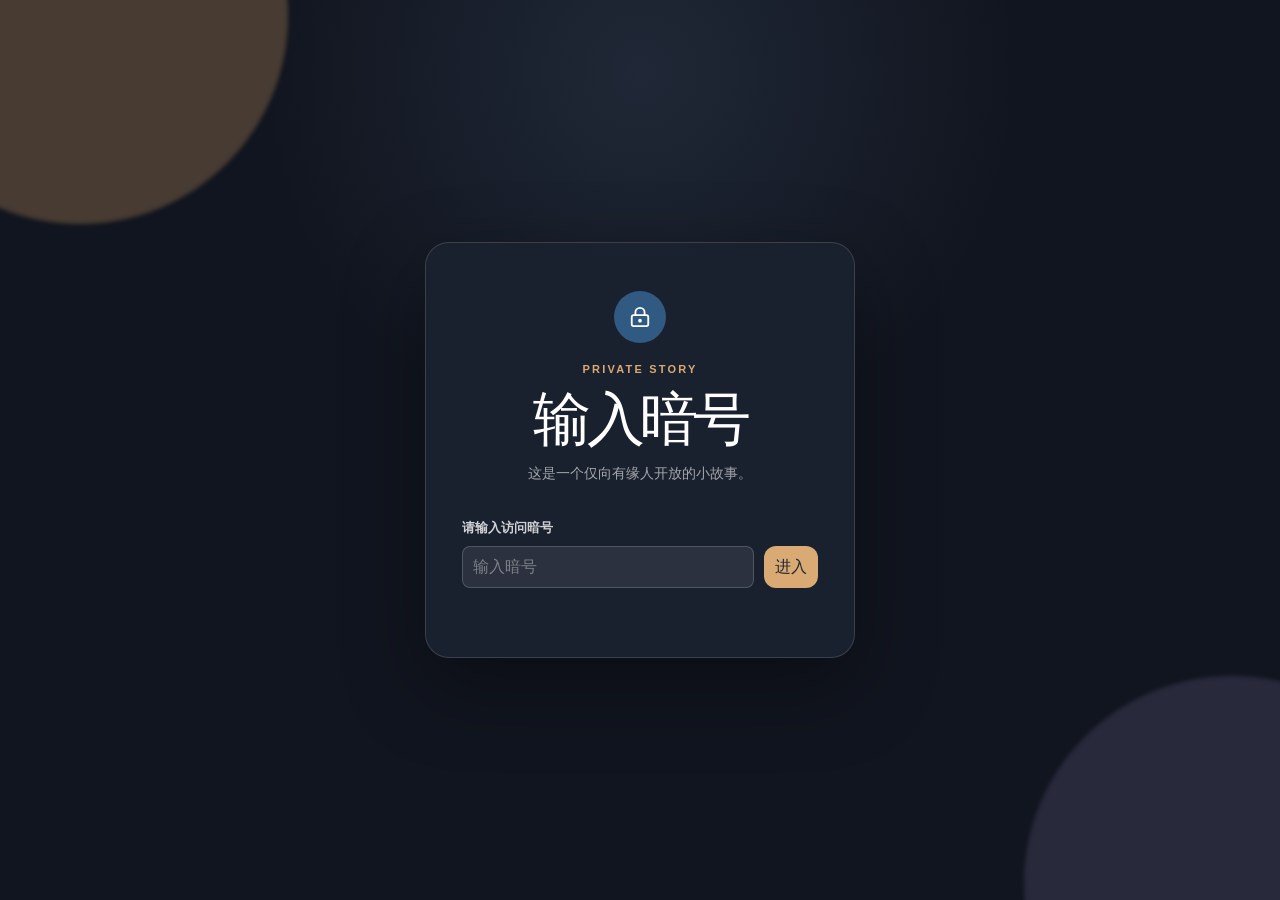
<file: index.html>
<!DOCTYPE html><html lang="zh-CN"><head><meta charSet="utf-8"/><meta name="viewport" content="width=device-width, initial-scale=1"/><link rel="stylesheet" href="/_next/static/css/index.DLw0JRmX.css" data-rsc-css-href="/_next/static/css/index.DLw0JRmX.css" data-precedence="vite-rsc/importer-resources"/><link rel="modulepreload" fetchPriority="low" href="/_next/static/chunks/index-BNPGqArD.js"/><script src="/_next/static/chunks/rolldown-runtime-C60lm6uB.js" type="module" async=""></script><script src="/_next/static/chunks/framework-D_rUT4EX.js" type="module" async=""></script><link rel="modulepreload" href="/_next/static/chunks/layout-segment-context-730mpoQy.js" crossorigin=""/><link rel="modulepreload" href="/_next/static/chunks/page-fS7DRs3I.js" crossorigin=""/><title>有缘人终成眷属｜李雷 × 韩梅梅</title><meta name="description" content="一段从蓝白校服开始、跨越二十年仍然找到彼此的互动文字故事。"/><script>Object.assign(((self[Symbol.for("vinext.navigationRuntime")]??={bootstrap:{routeManifest:null},functions:{}}).bootstrap.rsc??={rsc:[]}),{params:{},nav:{"pathname":"/","searchParams":[]}})</script><link rel="modulepreload" href="/_next/static/chunks/index-BNPGqArD.js" />
</head><body><main class="gate-page gate-locked-page"><div class="gate-glow gate-glow-left"></div><div class="gate-glow gate-glow-right"></div><section class="gate-lock-card" aria-labelledby="secret-code-title"><div class="gate-lock-icon" aria-hidden="true"><svg xmlns="http://www.w3.org/2000/svg" width="22" height="22" viewBox="0 0 24 24" fill="none" stroke="currentColor" stroke-width="2" stroke-linecap="round" stroke-linejoin="round" class="lucide lucide-lock-keyhole" aria-hidden="true"><circle cx="12" cy="16" r="1"></circle><rect x="3" y="10" width="18" height="12" rx="2"></rect><path d="M7 10V7a5 5 0 0 1 10 0v3"></path></svg></div><p class="gate-lock-kicker">PRIVATE STORY</p><h1 id="secret-code-title">输入暗号</h1><p>这是一个仅向有缘人开放的小故事。</p><form class="code-form"><label for="secret-code">请输入访问暗号</label><div class="code-row"><input id="secret-code" type="password" data-slot="input" placeholder="输入暗号" inputMode="numeric" autoComplete="off" class="h-8 w-full min-w-0 rounded-lg border border-input bg-transparent px-2.5 py-1 text-base transition-colors outline-none file:inline-flex file:h-6 file:border-0 file:bg-transparent file:text-sm file:font-medium file:text-foreground placeholder:text-muted-foreground focus-visible:border-ring focus-visible:ring-3 focus-visible:ring-ring/50 disabled:pointer-events-none disabled:cursor-not-allowed disabled:bg-input/50 disabled:opacity-50 aria-invalid:border-destructive aria-invalid:ring-3 aria-invalid:ring-destructive/20 md:text-sm dark:bg-input/30 dark:disabled:bg-input/80 dark:aria-invalid:border-destructive/50 dark:aria-invalid:ring-destructive/40 code-input" value=""/><button type="submit" tabindex="0" data-slot="button" class="group/button inline-flex shrink-0 items-center justify-center rounded-lg border border-transparent bg-clip-padding text-sm font-medium whitespace-nowrap transition-all outline-none select-none focus-visible:border-ring focus-visible:ring-3 focus-visible:ring-ring/50 active:not-aria-[haspopup]:translate-y-px disabled:pointer-events-none disabled:opacity-50 aria-invalid:border-destructive aria-invalid:ring-3 aria-invalid:ring-destructive/20 dark:aria-invalid:border-destructive/50 dark:aria-invalid:ring-destructive/40 [&amp;_svg]:pointer-events-none [&amp;_svg]:shrink-0 [&amp;_svg:not([class*=&#x27;size-&#x27;])]:size-4 bg-primary text-primary-foreground hover:bg-primary/80 h-9 gap-1.5 px-2.5 has-data-[icon=inline-end]:pr-2 has-data-[icon=inline-start]:pl-2 enter-button">进入</button></div><p class="code-error" aria-live="polite"></p></form></section></main><script type="module" src="/_next/static/chunks/index-BNPGqArD.js" id="_R_" async=""></script><script>((self[Symbol.for("vinext.navigationRuntime")]??={bootstrap:{routeManifest:null},functions:{}}).bootstrap.rsc??={rsc:[]}).rsc.push("2:I[\"8c0f216c4604\",[],\"Children\",1]\n")</script><script>((self[Symbol.for("vinext.navigationRuntime")]??={bootstrap:{routeManifest:null},functions:{}}).bootstrap.rsc??={rsc:[]}).rsc.push("3:I[\"593f344dc510\",[],\"GlobalErrorBoundary\",1]\n")</script><script>((self[Symbol.for("vinext.navigationRuntime")]??={bootstrap:{routeManifest:null},functions:{}}).bootstrap.rsc??={rsc:[]}).rsc.push("4:I[\"0b874ad30386\",[],\"default\",1]\n")</script><script>((self[Symbol.for("vinext.navigationRuntime")]??={bootstrap:{routeManifest:null},functions:{}}).bootstrap.rsc??={rsc:[]}).rsc.push("5:I[\"593f344dc510\",[],\"ErrorBoundary\",1]\n")</script><script>((self[Symbol.for("vinext.navigationRuntime")]??={bootstrap:{routeManifest:null},functions:{}}).bootstrap.rsc??={rsc:[]}).rsc.push("6:I[\"15c18cfaeeff\",[],\"LayoutSegmentProvider\",1]\n")</script><script>((self[Symbol.for("vinext.navigationRuntime")]??={bootstrap:{routeManifest:null},functions:{}}).bootstrap.rsc??={rsc:[]}).rsc.push("7:I[\"8c0f216c4604\",[],\"Slot\",1]\n")</script><script>((self[Symbol.for("vinext.navigationRuntime")]??={bootstrap:{routeManifest:null},functions:{}}).bootstrap.rsc??={rsc:[]}).rsc.push("8:I[\"593f344dc510\",[],\"NotFoundBoundary\",1]\n")</script><script>((self[Symbol.for("vinext.navigationRuntime")]??={bootstrap:{routeManifest:null},functions:{}}).bootstrap.rsc??={rsc:[]}).rsc.push("9:I[\"9276801271d6\",[],\"AppRouterScrollTarget\",1]\n")</script><script>((self[Symbol.for("vinext.navigationRuntime")]??={bootstrap:{routeManifest:null},functions:{}}).bootstrap.rsc??={rsc:[]}).rsc.push("a:I[\"593f344dc510\",[],\"RedirectBoundary\",1]\n")</script><script>((self[Symbol.for("vinext.navigationRuntime")]??={bootstrap:{routeManifest:null},functions:{}}).bootstrap.rsc??={rsc:[]}).rsc.push(":HL[\"/_next/static/css/index.DLw0JRmX.css\",\"style\"     ]\n")</script><script>((self[Symbol.for("vinext.navigationRuntime")]??={bootstrap:{routeManifest:null},functions:{}}).bootstrap.rsc??={rsc:[]}).rsc.push("0:{\"page:/\":\"$L1\",\"layout:/\":[[[\"$\",\"link\",\"css:/_next/static/css/index.DLw0JRmX.css\",{\"rel\":\"stylesheet\",\"precedence\":\"vite-rsc/importer-resources\",\"href\":\"/_next/static/css/index.DLw0JRmX.css\",\"data-rsc-css-href\":\"/_next/static/css/index.DLw0JRmX.css\"}],\"$undefined\"],[\"$\",\"html\",null,{\"lang\":\"zh-CN\",\"children\":[\"$\",\"body\",null,{\"children\":[\"$\",\"$L2\",null,{}]}]}]],\"route:/\":[[[\"$\",\"meta\",null,{\"charSet\":\"utf-8\"}],[[\"$\",\"title\",\"0\",{\"children\":\"有缘人终成眷属｜李雷 × 韩梅梅\"}],[\"$\",\"meta\",\"1\",{\"name\":\"description\",\"content\":\"一段从蓝白校服开始、跨越二十年仍然找到彼此的互动文字故事。\"}]],[[\"$\",\"meta\",\"0\",{\"name\":\"viewport\",\"content\":\"width=device-width, initial-scale=1\"}]]],[\"$\",\"$L3\",null,{\"fallback\":\"$4\",\"children\":[\"$\",\"$L5\",null,{\"fallback\":\"$4\",\"children\":[\"$\",\"$L6\",null,{\"providerId\":\"layout:/\",\"segmentMap\":{\"children\":[]},\"children\":[\"$\",\"$L7\",null,{\"id\":\"layout:/\",\"parallelSlots\":\"$undefined\",\"children\":[\"$\",\"$L8\",null,{\"resetKey\":\"\",\"fallback\":[[\"$\",\"title\",null,{\"children\":\"404: This page could not be found.\"}],[\"$\",\"div\",null,{\"style\":{\"fontFamily\":\"system-ui,\\\"Segoe UI\\\",Roboto,Helvetica,Arial,sans-serif,\\\"Apple Color Emoji\\\",\\\"Segoe UI Emoji\\\"\",\"height\":\"100vh\",\"textAlign\":\"center\",\"display\":\"flex\",\"flexDirection\":\"column\",\"alignItems\":\"center\",\"justifyContent\":\"center\"},\"children\":[\"$\",\"div\",null,{\"children\":[[\"$\",\"style\",null,{\"dangerouslySetInnerHTML\":{\"__html\":\"body{color:#000;background:#fff;margin:0}.next-error-h1{border-right:1px solid rgba(0,0,0,.3)}@media (prefers-color-scheme:dark){body{color:#fff;background:#000}.next-error-h1{border-right:1px solid rgba(255,255,255,.3)}}\"}}],[\"$\",\"h1\",null,{\"className\":\"next-error-h1\",\"style\":{\"display\":\"inline-block\",\"margin\":\"0 20px 0 0\",\"padding\":\"0 23px 0 0\",\"fontSize\":24,\"fontWeight\":500,\"verticalAlign\":\"top\",\"lineHeight\":\"49px\"},\"children\":404}],[\"$\",\"div\",null,{\"style\":{\"display\":\"inline-block\"},\"children\":[\"$\",\"h2\",null,{\"style\":{\"fontSize\":14,\"fontWeight\":400,\"lineHeight\":\"49px\",\"margin\":0},\"children\":\"This page could not be found.\"}]}]]}]}]],\"children\":[\"$\",\"$L9\",null,{\"children\":[\"$\",\"$La\",null,{\"children\":[[\"$\",\"$L6\",null,{\"providerId\":\"page:/\",\"segmentMap\":{\"children\":[\"__PAGE__\"]},\"children\":[\"$\",\"$L7\",null,{\"id\":\"page:/\"}]}],null]}]}]}]}]}]}]}],null,null],\"__route\":\"route:/\",\"__interceptionContext\":null,\"__layoutIds\":[\"layout:/\"],\"__rootLayout\":\"/\",\"__bfcacheSegmentIdentities\":{\"layout:/\":\"[\\\"layout\\\",\\\"layout:/\\\",\\\"root-boundary:/\\\",\\\"\\\"]\",\"page:/\":\"[\\\"page\\\",\\\"page:/\\\",\\\"root-boundary:/\\\",\\\"\\\"]\"},\"__srcPage\":[\"page\"],\"__layoutFlags\":{\"layout:/\":\"s\"},\"__artifactCompatibility\":{\"schemaVersion\":1,\"graphVersion\":\"app-route-graph:1177fd80f83fa7b0\",\"deploymentVersion\":\"70826982-7c14-424c-b4fa-53bb1de47016\",\"appElementsSchemaVersion\":1,\"rscPayloadSchemaVersion\":1,\"rootBoundaryId\":\"/\",\"renderEpoch\":null}}\n")</script><script>((self[Symbol.for("vinext.navigationRuntime")]??={bootstrap:{routeManifest:null},functions:{}}).bootstrap.rsc??={rsc:[]}).rsc.push("b:I[\"6efdf509a785\",[],\"default\",1]\n")</script><script>((self[Symbol.for("vinext.navigationRuntime")]??={bootstrap:{routeManifest:null},functions:{}}).bootstrap.rsc??={rsc:[]}).rsc.push("1:[\"$\",\"$Lb\",null,{\"params\":\"$@c\",\"searchParams\":\"$@d\"}]\n")</script><script>((self[Symbol.for("vinext.navigationRuntime")]??={bootstrap:{routeManifest:null},functions:{}}).bootstrap.rsc??={rsc:[]}).rsc.push("c:{}\n")</script><script>((self[Symbol.for("vinext.navigationRuntime")]??={bootstrap:{routeManifest:null},functions:{}}).bootstrap.rsc??={rsc:[]}).rsc.push("d:{}\n")</script><script>Object.assign(((self[Symbol.for("vinext.navigationRuntime")]??={bootstrap:{routeManifest:null},functions:{}}).bootstrap.rsc??={rsc:[]}),{"initialCacheKind":"dynamic"});((self[Symbol.for("vinext.navigationRuntime")]??={bootstrap:{routeManifest:null},functions:{}}).bootstrap.rsc??={rsc:[]}).done=true</script></body></html>
</file>
